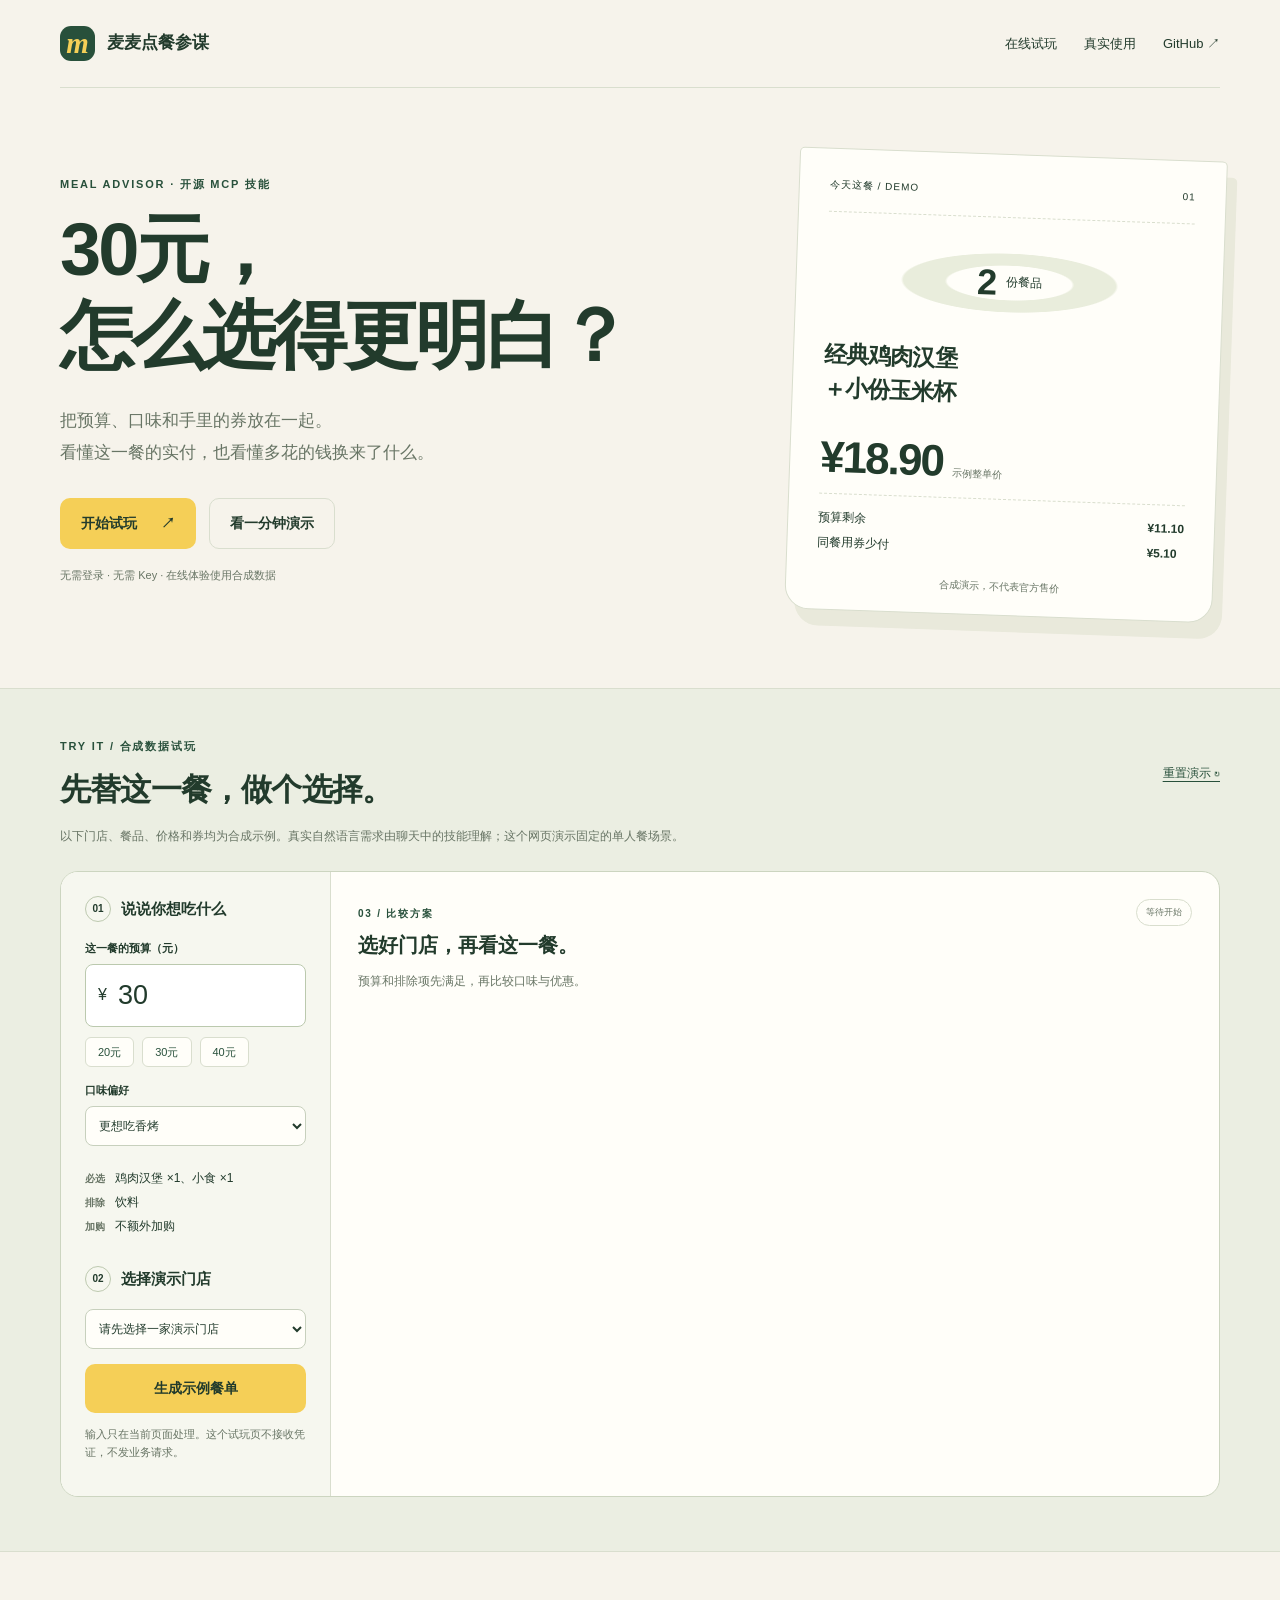
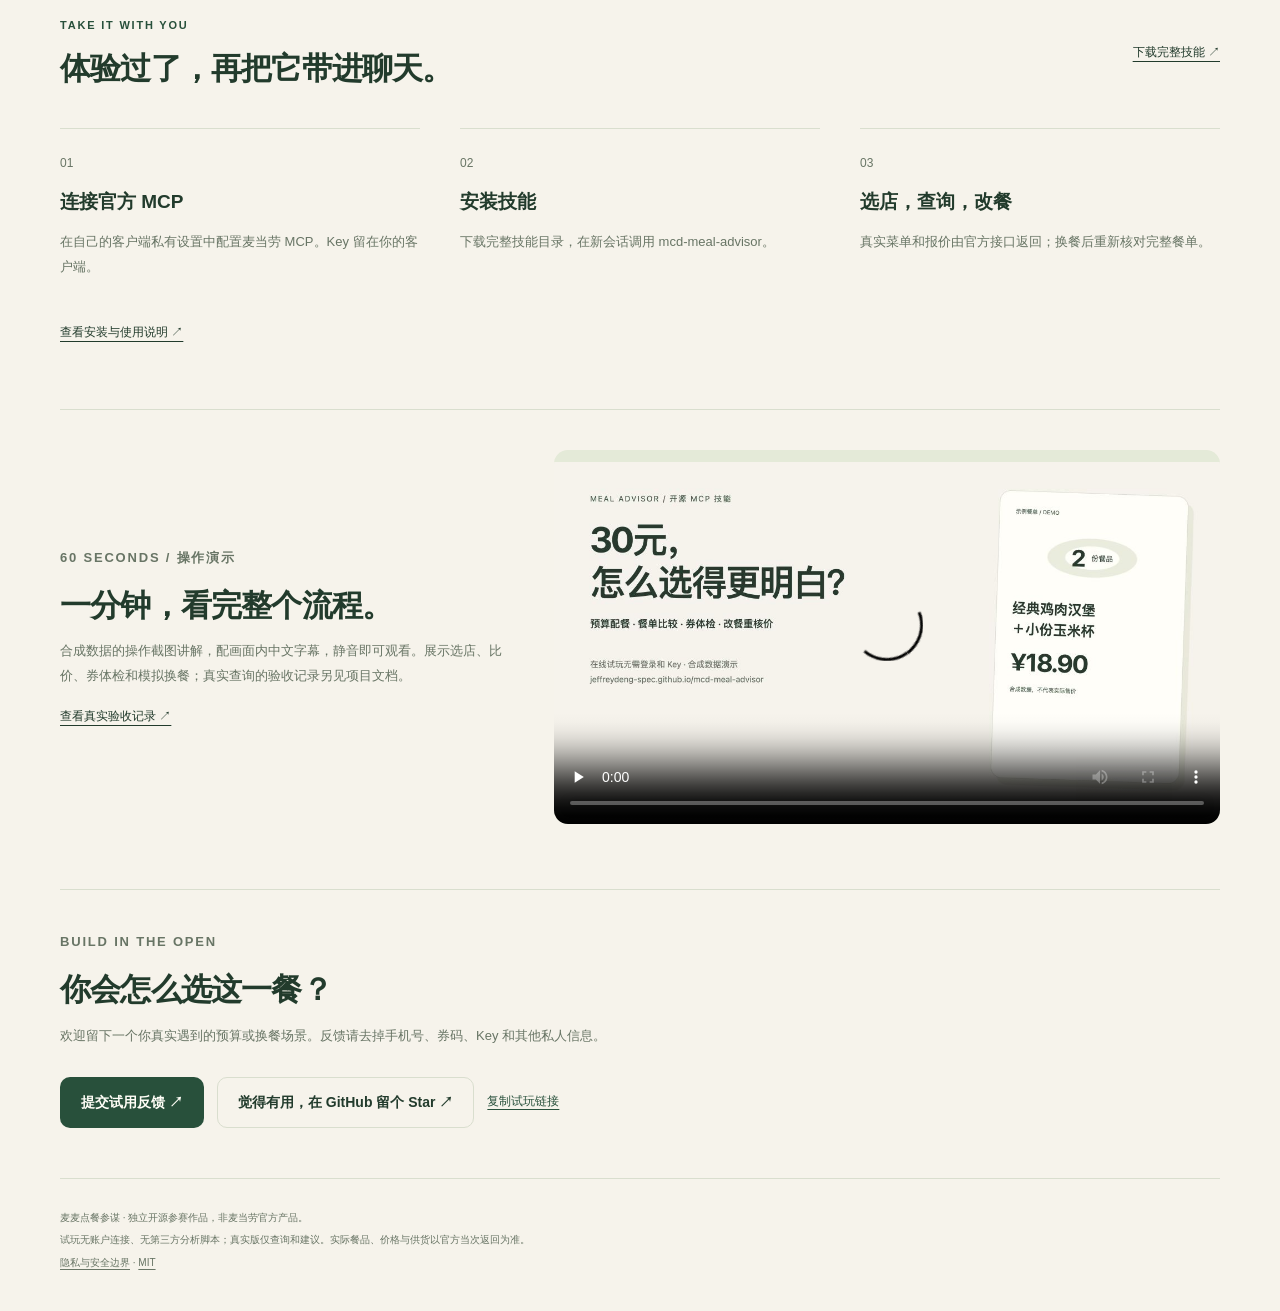
<file: index.html>
<!doctype html>
<html lang="zh-CN">
<head>
  <meta charset="utf-8">
  <meta name="viewport" content="width=device-width,initial-scale=1">
  <meta http-equiv="Content-Security-Policy" content="default-src 'none'; script-src 'self'; style-src 'self'; img-src 'self' data:; media-src 'self'; connect-src 'none'; base-uri 'none'; form-action 'none'; object-src 'none'">
  <meta name="referrer" content="no-referrer">
  <title>麦麦点餐参谋｜麦当劳 MCP 预算配餐、套餐比较与券体检</title>
  <meta name="description" content="麦麦点餐参谋：用预算、口味和排除项比较餐单，核对同餐用券收益，局部改餐后重新核价。在线合成数据试玩，无需登录或密钥；开源技能连接麦当劳官方 MCP。">
  <link rel="canonical" href="https://jeffreydeng-spec.github.io/mcd-meal-advisor/">
  <meta property="og:type" content="website">
  <meta property="og:locale" content="zh_CN">
  <meta property="og:title" content="30元，这餐怎么选？｜麦麦点餐参谋">
  <meta property="og:description" content="预算内选餐、套餐比价、券体检、改餐重核价。先试合成数据，再用开源技能查真实价格。">
  <meta property="og:url" content="https://jeffreydeng-spec.github.io/mcd-meal-advisor/">
  <meta property="og:image" content="https://jeffreydeng-spec.github.io/mcd-meal-advisor/social-card.png">
  <meta name="twitter:card" content="summary_large_image">
  <meta name="twitter:title" content="麦麦点餐参谋 · 30元怎么选得明白">
  <meta name="twitter:description" content="预算配餐、餐单比较、券收益对照。零登录合成数据试玩，开源 MCP 技能。">
  <meta name="twitter:image" content="https://jeffreydeng-spec.github.io/mcd-meal-advisor/social-card.png">
  <link rel="icon" href="icon.svg" type="image/svg+xml">
  <link rel="stylesheet" href="app.css">
  <script src="engine.js" defer></script>
  <script src="data.js" defer></script>
  <script src="app.js" defer></script>
</head>
<body>
  <a class="skip" href="#play">跳到试玩</a>
  <header class="topbar wrap">
    <a class="brand" href="./"><span class="brand-mark" aria-hidden="true">m</span>麦麦点餐参谋</a>
    <nav aria-label="主导航"><a href="#play">在线试玩</a><a href="#how">真实使用</a><a href="https://github.com/JeffreyDeng-spec/mcd-meal-advisor" rel="noreferrer">GitHub ↗</a></nav>
  </header>
  <main>
    <section class="hero wrap">
      <div class="hero-copy"><p class="eyebrow">MEAL ADVISOR · 开源 MCP 技能</p><h1>30元，<br>怎么选得更明白？</h1><p class="intro">把预算、口味和手里的券放在一起。<br>看懂这一餐的实付，也看懂多花的钱换来了什么。</p><div class="actions"><a class="button primary" href="#play">开始试玩 <span aria-hidden="true">↗</span></a><a class="button quiet" href="#film">看一分钟演示</a></div><p class="hero-note">无需登录 · 无需 Key · 在线体验使用合成数据</p></div>
      <div class="hero-receipt" aria-label="合成数据示例"><div class="receipt-top"><span>今天这餐 / DEMO</span><span>01</span></div><div class="receipt-plate" aria-hidden="true"><span>2</span> 份餐品</div><h2>经典鸡肉汉堡<br>＋小份玉米杯</h2><div class="receipt-price"><strong>¥18.90</strong><span>示例整单价</span></div><div class="receipt-lines"><span>预算剩余</span><strong>¥11.10</strong><span>同餐用券少付</span><strong>¥5.10</strong></div><p>合成演示，不代表官方售价</p></div>
    </section>
    <section id="play" class="play-section"><div class="wrap">
      <div class="section-heading"><div><p class="eyebrow">TRY IT / 合成数据试玩</p><h2>先替这一餐，做个选择。</h2></div><button id="reset" class="text-button" type="button">重置演示 ↻</button></div>
      <p class="demo-note">以下门店、餐品、价格和券均为合成示例。真实自然语言需求由聊天中的技能理解；这个网页演示固定的单人餐场景。</p>
      <div class="demo-shell">
        <aside class="controls">
          <div class="control-step"><span class="step-number">01</span><h3>说说你想吃什么</h3></div>
          <label for="budget">这一餐的预算（元）</label><div class="budget-input"><span>¥</span><input id="budget" inputmode="decimal" type="text" value="30" maxlength="7"></div>
          <div class="chips" aria-label="快捷预算"><button type="button" data-budget="20">20元</button><button type="button" data-budget="30">30元</button><button type="button" data-budget="40">40元</button></div>
          <label for="taste">口味偏好</label><select id="taste"><option value="roast">更想吃香烤</option><option value="any">这次不挑口味</option></select>
          <div class="fixed-needs"><span>必选</span> 鸡肉汉堡 ×1、小食 ×1<br><span>排除</span> 饮料<br><span>加购</span> 不额外加购</div>
          <div class="control-step"><span class="step-number">02</span><h3>选择演示门店</h3></div>
          <label for="store" class="sr-only">演示门店</label><select id="store"><option value="">请先选择一家演示门店</option><option value="square">示例人民广场店 · 虚构</option><option value="walk">示例步行街店 · 虚构</option></select>
          <button type="button" id="generate" class="button primary full">生成示例餐单</button>
          <p id="error" class="error" role="alert"></p>
          <p class="local-note">输入只在当前页面处理。这个试玩页不接收凭证，不发业务请求。</p>
        </aside>
        <div class="results">
          <div class="result-top"><div><span class="eyebrow">03 / 比较方案</span><h3 id="result-title">选好门店，再看这一餐。</h3></div><span id="clock" class="status-pill">等待开始</span></div>
          <p id="result-status" role="status">预算和排除项先满足，再比较口味与优惠。</p>
          <div id="cards" class="cards"></div>
          <div id="compare-panel" class="compare-panel" hidden><h3>多花的钱，换来了什么？</h3><div class="compare-selects"><label for="compare-a">从这一份<select id="compare-a"></select></label><label for="compare-b">换成这一份<select id="compare-b"></select></label></div><div id="diff"></div></div>
          <div id="revision-panel" class="revision-panel" hidden><span class="eyebrow">04 / 局部改餐</span><h3>保留汉堡，把小食换一下。</h3><label for="revise-plan">要修改的已报价方案</label><select id="revise-plan"></select><label for="side">换成</label><select id="side"><option value="fries">小份薯条</option><option value="corn">小份玉米杯</option></select><button id="revise" class="button secondary" type="button">模拟换餐重算</button><p id="revision-status" role="status"></p></div>
          <div id="coupon-panel" class="coupon-panel" hidden><h3>顺手看看，你的券</h3><div class="coupon-states"><span>示例账户持有</span><span>所选演示店可用</span><span>部分餐单适用</span></div><p id="coupon-saving"></p><p class="fine">收益仅比较完全相同购买结构的带券与不带券报价；不同套餐的整单差价单独比较。</p></div>
          <div id="demo-tools" class="demo-tools" hidden><button id="expire" class="text-button" type="button">体验报价过期</button><button id="copy-request" class="button primary" type="button">复制需求，去聊天查真实价格</button></div>
          <p id="copy-status" role="status" aria-live="polite"></p><div id="manual-copy"></div>
        </div>
      </div>
    </div></section>
    <section id="how" class="wrap how-section"><div class="section-heading"><div><p class="eyebrow">TAKE IT WITH YOU</p><h2>体验过了，再把它带进聊天。</h2></div><a class="text-link" href="https://github.com/JeffreyDeng-spec/mcd-meal-advisor/releases/latest" rel="noreferrer">下载完整技能 ↗</a></div><ol class="how-steps"><li><span>01</span><h3>连接官方 MCP</h3><p>在自己的客户端私有设置中配置麦当劳 MCP。Key 留在你的客户端。</p></li><li><span>02</span><h3>安装技能</h3><p>下载完整技能目录，在新会话调用 mcd-meal-advisor。</p></li><li><span>03</span><h3>选店，查询，改餐</h3><p>真实菜单和报价由官方接口返回；换餐后重新核对完整餐单。</p></li></ol><a class="text-link" href="https://github.com/JeffreyDeng-spec/mcd-meal-advisor#安装技能" rel="noreferrer">查看安装与使用说明 ↗</a></section>
    <section id="film" class="wrap film-section"><div><p class="eyebrow">60 SECONDS / 操作演示</p><h2>一分钟，看完整个流程。</h2><p>合成数据的操作截图讲解，配画面内中文字幕，静音即可观看。展示选店、比价、券体检和模拟换餐；真实查询的验收记录另见项目文档。</p><a class="text-link" href="https://github.com/JeffreyDeng-spec/mcd-meal-advisor/blob/main/docs/VALIDATION.md" rel="noreferrer">查看真实验收记录 ↗</a></div><video id="demo-video" controls preload="none" poster="social-card.png"><source src="meal-advisor-demo.mp4" type="video/mp4"><track kind="captions" src="demo-captions.vtt" srclang="zh" label="中文字幕">浏览器不支持视频，请到 GitHub 发布页下载演示。</video></section>
    <section class="wrap feedback-section"><div><p class="eyebrow">BUILD IN THE OPEN</p><h2>你会怎么选这一餐？</h2><p>欢迎留下一个你真实遇到的预算或换餐场景。反馈请去掉手机号、券码、Key 和其他私人信息。</p></div><div class="actions"><a class="button secondary" href="https://github.com/JeffreyDeng-spec/mcd-meal-advisor/issues/new?template=feedback.yml" rel="noreferrer">提交试用反馈 ↗</a><a class="button quiet" href="https://github.com/JeffreyDeng-spec/mcd-meal-advisor" rel="noreferrer">觉得有用，在 GitHub 留个 Star ↗</a><button id="share" type="button" class="text-button">复制试玩链接</button></div></section>
  </main>
  <footer class="wrap"><p>麦麦点餐参谋 · 独立开源参赛作品，非麦当劳官方产品。</p><p>试玩无账户连接、无第三方分析脚本；真实版仅查询和建议。实际餐品、价格与供货以官方当次返回为准。</p><a href="security.html">隐私与安全边界</a><span> · </span><a href="https://github.com/JeffreyDeng-spec/mcd-meal-advisor/blob/main/LICENSE" rel="noreferrer">MIT</a></footer>
</body>
</html>
</file>
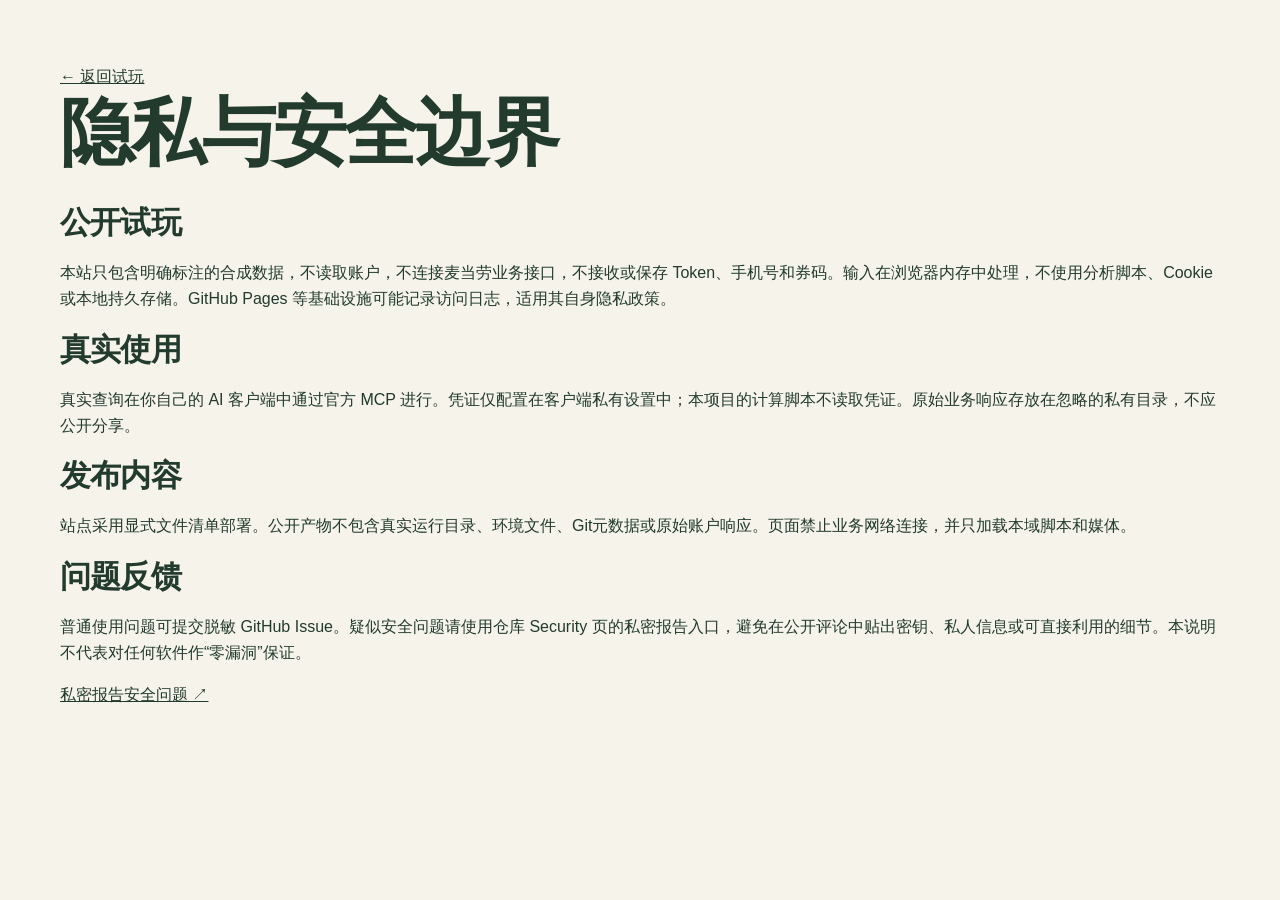
<file: security.html>
<!doctype html><html lang="zh-CN"><head><meta charset="utf-8"><meta name="viewport" content="width=device-width,initial-scale=1"><meta http-equiv="Content-Security-Policy" content="default-src 'none'; style-src 'self'; img-src 'self'; base-uri 'none'; form-action 'none'; object-src 'none'"><meta name="referrer" content="no-referrer"><meta name="robots" content="noindex,follow"><title>隐私与安全边界｜麦麦点餐参谋</title><link rel="stylesheet" href="app.css"></head><body><main class="wrap how-section"><a href="./">← 返回试玩</a><h1>隐私与安全边界</h1><h2>公开试玩</h2><p>本站只包含明确标注的合成数据，不读取账户，不连接麦当劳业务接口，不接收或保存 Token、手机号和券码。输入在浏览器内存中处理，不使用分析脚本、Cookie或本地持久存储。GitHub Pages 等基础设施可能记录访问日志，适用其自身隐私政策。</p><h2>真实使用</h2><p>真实查询在你自己的 AI 客户端中通过官方 MCP 进行。凭证仅配置在客户端私有设置中；本项目的计算脚本不读取凭证。原始业务响应存放在忽略的私有目录，不应公开分享。</p><h2>发布内容</h2><p>站点采用显式文件清单部署。公开产物不包含真实运行目录、环境文件、Git元数据或原始账户响应。页面禁止业务网络连接，并只加载本域脚本和媒体。</p><h2>问题反馈</h2><p>普通使用问题可提交脱敏 GitHub Issue。疑似安全问题请使用仓库 Security 页的私密报告入口，避免在公开评论中贴出密钥、私人信息或可直接利用的细节。本说明不代表对任何软件作“零漏洞”保证。</p><a href="https://github.com/JeffreyDeng-spec/mcd-meal-advisor/security/advisories/new" rel="noreferrer">私密报告安全问题 ↗</a></main></body></html>
</file>
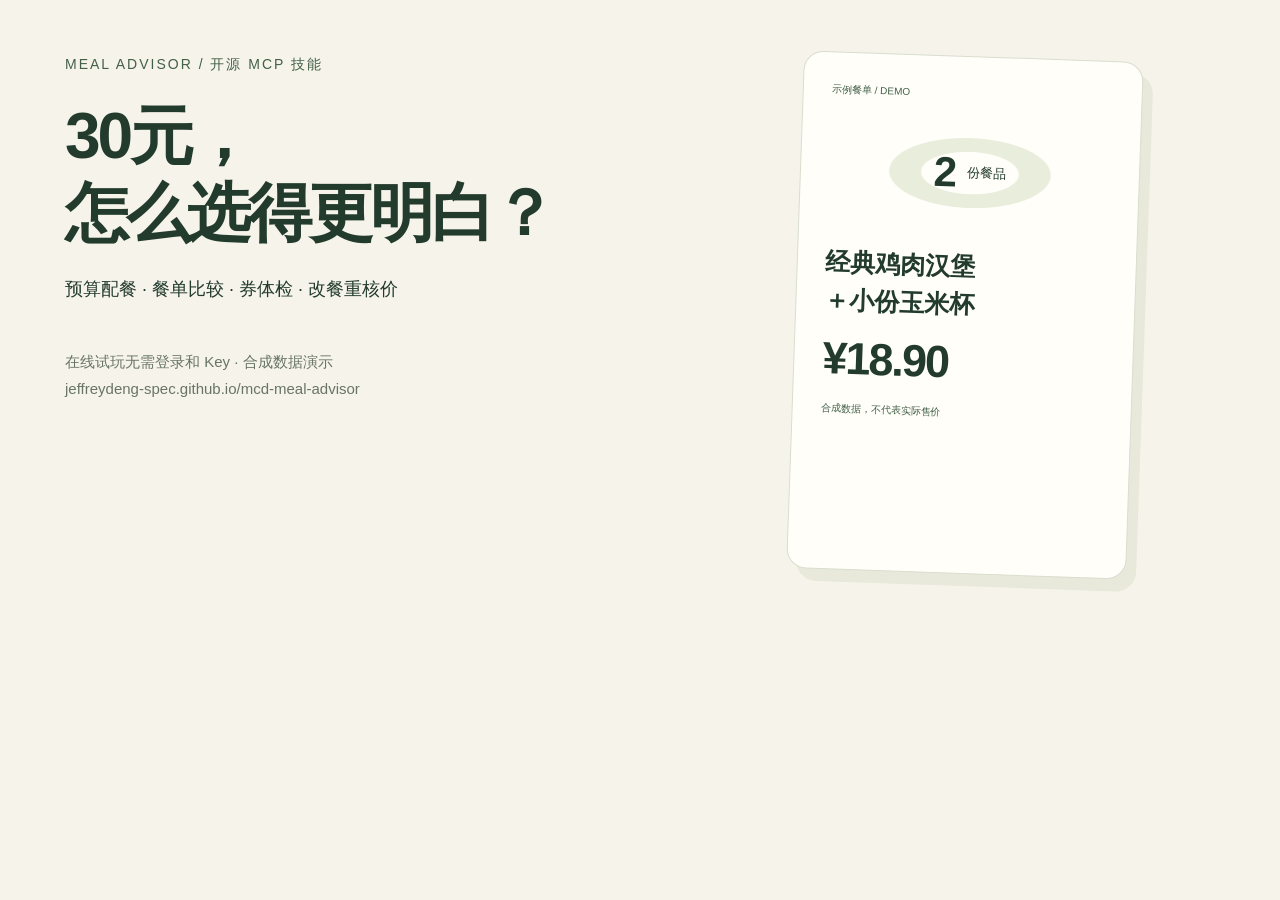
<file: share.html>
<!doctype html><html lang="zh-CN"><head><meta charset="utf-8"><meta name="viewport" content="width=device-width,initial-scale=1"><meta http-equiv="Content-Security-Policy" content="default-src 'none'; style-src 'self'; img-src 'self'; base-uri 'none'; form-action 'none'"><meta name="robots" content="noindex"><link rel="stylesheet" href="share.css"><title>麦麦点餐参谋 · 分享卡</title></head><body><main><div><p>MEAL ADVISOR / 开源 MCP 技能</p><h1>30元，<br>怎么选得更明白？</h1><h2>预算配餐 · 餐单比较 · 券体检 · 改餐重核价</h2><footer>在线试玩无需登录和 Key · 合成数据演示<br>jeffreydeng-spec.github.io/mcd-meal-advisor</footer></div><aside><p>示例餐单 / DEMO</p><div class="plate">2 <small>份餐品</small></div><h3>经典鸡肉汉堡<br>＋小份玉米杯</h3><strong>¥18.90</strong><p>合成数据，不代表实际售价</p></aside></main></body></html>
</file>
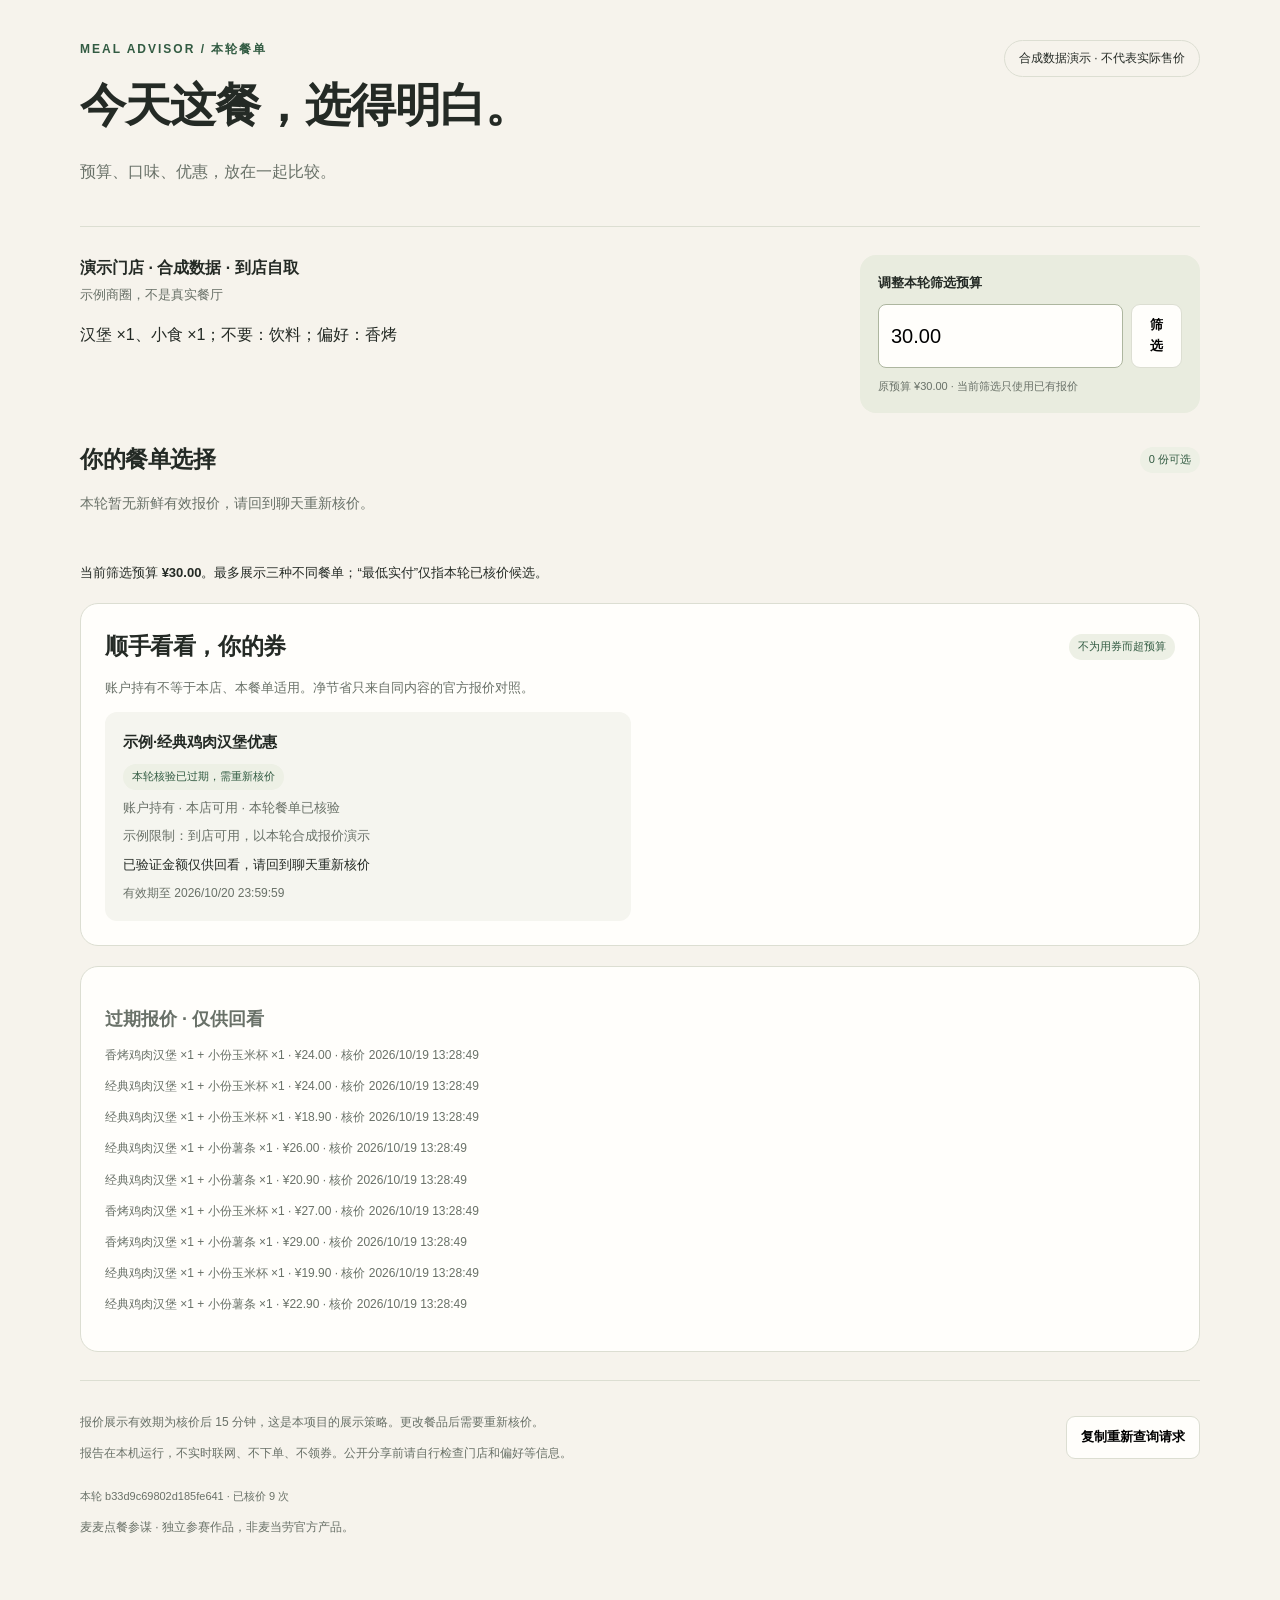
<file: docs/demo.html>
<!doctype html>
<html lang="zh-CN"><head><meta charset="utf-8"><meta name="viewport" content="width=device-width,initial-scale=1">
<meta http-equiv="Content-Security-Policy" content="default-src 'none'; script-src 'unsafe-inline'; style-src 'unsafe-inline'; img-src data:; connect-src 'none'; base-uri 'none'; form-action 'none'">
<title>麦麦点餐参谋 · 本轮餐单</title>
<style>
:root{--bg:#f6f3ec;--paper:#fffefb;--ink:#242a25;--muted:#697168;--line:#dcded2;--accent:#f3ce54;--green:#325b42}*{box-sizing:border-box}body{margin:0;background:var(--bg);color:var(--ink);font-family:-apple-system,BlinkMacSystemFont,"Segoe UI","PingFang SC","Microsoft YaHei",sans-serif;line-height:1.6}main{max-width:1180px;margin:auto;padding:40px 30px 64px}header{display:flex;justify-content:space-between;gap:24px;align-items:flex-start;padding-bottom:26px;border-bottom:1px solid var(--line)}.eyebrow{font-size:12px;letter-spacing:2px;font-weight:700;color:var(--green)}h1{font-size:clamp(30px,4vw,46px);letter-spacing:-1px;margin:10px 0}h2{font-size:23px;letter-spacing:-.4px;margin:0}h3{font-size:18px;margin:14px 0 10px}.muted,small{color:var(--muted)}small{display:block;font-size:12px}.source{font-size:12px;border:1px solid var(--line);border-radius:40px;padding:8px 14px;max-width:300px}.brief{display:grid;grid-template-columns:1fr 340px;gap:36px;padding:28px 0}#store{font-weight:650;margin:0}#address{font-size:13px;margin:4px 0 16px}#request{margin:0}form{background:#e9ecdf;padding:18px;border-radius:16px}label{display:block;font-size:13px;font-weight:650}.budget-row{display:flex;gap:8px;margin:10px 0}input{width:100%;min-width:0;font:inherit;font-size:20px;background:var(--paper);border:1px solid #adb69f;padding:8px 12px;border-radius:8px}button,select{font:inherit}button{cursor:pointer;border:1px solid var(--line);border-radius:9px;padding:10px 14px;background:var(--paper);font-size:13px;font-weight:650}button:hover{border-color:var(--green)}button:focus-visible,select:focus-visible,input:focus-visible{outline:3px solid #39694b;outline-offset:3px}.primary{background:var(--accent);border-color:var(--accent)}#budget-error{color:#9e362e;font-size:13px}#original-budget{font-size:11px}.section-head{display:flex;align-items:center;justify-content:space-between;gap:15px}.pill{font-size:11px;padding:4px 9px;border-radius:30px;background:#edf0e5;color:var(--green);display:inline-block}.cards{display:grid;grid-template-columns:repeat(auto-fit,minmax(280px,1fr));gap:18px;margin:20px 0 28px}.meal-card{background:var(--paper);border:1px solid var(--line);border-radius:18px;padding:22px;display:flex;flex-direction:column;min-width:0}.card-head{display:flex;align-items:center;justify-content:space-between;gap:8px}.number{font-size:12px;color:var(--muted)}.plate{height:96px;display:flex;align-items:center;justify-content:center;gap:10px;margin:12px 0 0;background:radial-gradient(ellipse at center,#fffefb 32%,#e9ecd9 33%,#e9ecd9 47%,transparent 48%);color:var(--green)}.plate-number{font-size:32px;font-weight:600}.plate-label{font-size:12px}.meal-card h3{font-size:19px;overflow-wrap:anywhere}.meal-card ul{font-size:13px;color:var(--muted);padding-left:18px;margin:0 0 20px}.price{display:flex;gap:8px;align-items:baseline;margin-top:auto}.price strong{font-size:35px;letter-spacing:-1px}.price span{font-size:11px;color:var(--muted)}.remaining{font-size:13px;color:var(--green);margin:0}.comparison{font-size:12px;font-weight:650}.meal-card p.muted{font-size:12px;margin:4px 0}.meal-card button{margin-top:18px;width:100%}.panel{background:var(--paper);border:1px solid var(--line);border-radius:18px;padding:24px;margin-top:20px}.selects{display:grid;grid-template-columns:1fr 1fr;gap:14px;margin-top:16px}select{width:100%;padding:10px;background:var(--paper);border:1px solid var(--line);border-radius:8px;font-size:12px}.coupon-grid{display:grid;grid-template-columns:repeat(2,minmax(0,1fr));gap:18px;margin-top:12px}.coupon{padding:18px;background:#f5f5ef;border-radius:12px;overflow-wrap:anywhere}.coupon h3{font-size:15px;margin:0 0 8px}.coupon p{font-size:13px;margin:8px 0}.notice{font-size:13px}#history{font-size:12px;color:var(--muted)}#run{font-size:11px;overflow-wrap:anywhere}footer{border-top:1px solid var(--line);margin-top:28px;padding-top:20px;font-size:12px;color:var(--muted)}.footer-row{display:flex;gap:20px;justify-content:space-between;align-items:center}#copy-status{font-size:13px;color:var(--green)}textarea{display:block;width:100%;min-height:130px;margin-top:18px;padding:15px;font:inherit;border:1px solid var(--green)}[hidden]{display:none!important}#diff p{font-size:13px}#status{font-size:14px;color:var(--muted)}
@media(max-width:850px){.brief{grid-template-columns:1fr 280px;gap:20px}.cards{grid-template-columns:repeat(2,minmax(0,1fr))}header{display:block}.source{margin-top:16px;display:inline-block}}@media(max-width:600px){main{padding:24px 16px 40px}.brief,.cards,.coupon-grid,.selects{grid-template-columns:1fr}.brief{gap:18px}.cards{gap:14px}.meal-card{padding:20px}.plate{height:72px}.panel{padding:20px}.footer-row{display:block}.footer-row button{margin-top:12px}h1{font-size:32px}}@media print{body{background:white}main{padding:0}.cards{grid-template-columns:repeat(3,1fr)}button,form,.selects{display:none}.meal-card,.coupon{break-inside:avoid}}
</style></head><body><main>
<header><div><div class="eyebrow">MEAL ADVISOR / 本轮餐单</div><h1>今天这餐，选得明白。</h1><p class="muted">预算、口味、优惠，放在一起比较。</p></div><div id="source" class="source"></div></header>
<section class="brief" aria-label="本次需求"><div><p id="store"></p><p id="address" class="muted"></p><p id="request"></p></div><form id="budget-form"><label for="budget">调整本轮筛选预算</label><div class="budget-row"><input id="budget" type="text" inputmode="decimal" aria-describedby="original-budget budget-error"><button type="submit">筛选</button></div><div id="original-budget" class="muted"></div><div id="budget-error" role="alert"></div></form></section>
<section aria-labelledby="options-title"><div class="section-head"><h2 id="options-title">你的餐单选择</h2><span id="count" class="pill"></span></div><p id="status" role="status"></p><div id="cards" class="cards"></div><p class="notice">当前筛选预算 <strong id="budget-value"></strong>。最多展示三种不同餐单；“最低实付”仅指本轮已核价候选。</p></section>
<section id="compare" class="panel" aria-labelledby="compare-title"><h2 id="compare-title">多花的钱，换来了什么？</h2><div class="selects"><label>从这一份<select id="compare-a"></select></label><label>换成这一份<select id="compare-b"></select></label></div><div id="diff"></div></section>
<section class="panel" aria-labelledby="audit-title"><div class="section-head"><h2 id="audit-title">顺手看看，你的券</h2><span class="pill">不为用券而超预算</span></div><p class="muted notice">账户持有不等于本店、本餐单适用。净节省只来自同内容的官方报价对照。</p><div id="audit-list" class="coupon-grid"></div></section>
<section id="history" class="panel" aria-label="历史报价"></section>
<footer><div class="footer-row"><div><p>报价展示有效期为核价后 15 分钟，这是本项目的展示策略。更改餐品后需要重新核价。</p><p>报告在本机运行，不实时联网、不下单、不领券。公开分享前请自行检查门店和偏好等信息。</p></div><button id="renew" type="button">复制重新查询请求</button></div><p id="copy-status" role="status" aria-live="polite"></p><p id="run"></p><p>麦麦点餐参谋 · 独立参赛作品，非麦当劳官方产品。</p></footer>
</main><script id="report-data" type="application/json">{"schema_version": 1, "run_id": "b33d9c69802d185fe641", "mode": "demo", "generated_at": "2026-10-19T13:28:49+08:00", "store": {"code": "100001", "name": "演示门店 · 合成数据", "address": "示例商圈，不是真实餐厅"}, "request": {"budget_cents": 3000, "required": [{"terms": ["汉堡"], "codes": [], "quantity": 1}, {"terms": ["小食"], "codes": [], "quantity": 1}], "excluded": ["饮料"], "preferred": ["香烤"], "pinned_codes": [], "allow_extras": false}, "plans": [{"id": "d44b5e1b11aeb49b", "name": "香烤鸡肉汉堡 ×1 + 小份玉米杯 ×1", "items": [{"name": "香烤鸡肉汉堡", "quantity": 1}, {"name": "小份玉米杯", "quantity": 1}], "contents_key": "4958dd0797d249029e373105c3c97a4908c2b1181d5e41f07a148525432fc5ff", "payable_cents": 2400, "quoted_at": "2026-10-19T13:28:49+08:00", "expires_at": "2026-10-19T13:43:49+08:00", "fresh": true, "preference_score": 1, "coupon_name": null, "coupon_expiry": null, "coupon_saving_cents": null, "coupon_comparison_expires_at": null, "request_text": "使用麦麦点餐参谋，基于本轮 b33d9c69802d185fe641 的方案 d44b5e1b11aeb49b 修改餐品。保留预算和原有要求，请先问我具体换什么，再对完整餐单重新核价。"}, {"id": "9b26fb390008dd9b", "name": "经典鸡肉汉堡 ×1 + 小份玉米杯 ×1", "items": [{"name": "经典鸡肉汉堡", "quantity": 1}, {"name": "小份玉米杯", "quantity": 1}], "contents_key": "3003c7fce0a75729ad1c7c5183a5c21b206e3d563e23cf37f907b3a312c2ef03", "payable_cents": 2400, "quoted_at": "2026-10-19T13:28:49+08:00", "expires_at": "2026-10-19T13:43:49+08:00", "fresh": true, "preference_score": 0, "coupon_name": null, "coupon_expiry": null, "coupon_saving_cents": null, "coupon_comparison_expires_at": null, "request_text": "使用麦麦点餐参谋，基于本轮 b33d9c69802d185fe641 的方案 9b26fb390008dd9b 修改餐品。保留预算和原有要求，请先问我具体换什么，再对完整餐单重新核价。"}, {"id": "88726a6ab4c851e2", "name": "经典鸡肉汉堡 ×1 + 小份玉米杯 ×1", "items": [{"name": "经典鸡肉汉堡", "quantity": 1}, {"name": "小份玉米杯", "quantity": 1}], "contents_key": "3003c7fce0a75729ad1c7c5183a5c21b206e3d563e23cf37f907b3a312c2ef03", "payable_cents": 1890, "quoted_at": "2026-10-19T13:28:49+08:00", "expires_at": "2026-10-19T13:43:49+08:00", "fresh": true, "preference_score": 0, "coupon_name": "示例·经典鸡肉汉堡优惠", "coupon_expiry": "2026-10-20T23:59:59+08:00", "coupon_saving_cents": 510, "coupon_comparison_expires_at": "2026-10-19T13:43:49+08:00", "request_text": "使用麦麦点餐参谋，基于本轮 b33d9c69802d185fe641 的方案 88726a6ab4c851e2 修改餐品。保留预算和原有要求，请先问我具体换什么，再对完整餐单重新核价。"}, {"id": "8dcc9e34f3984cdf", "name": "经典鸡肉汉堡 ×1 + 小份薯条 ×1", "items": [{"name": "经典鸡肉汉堡", "quantity": 1}, {"name": "小份薯条", "quantity": 1}], "contents_key": "f39e31001863d744a20ea56d2b882f57c3e6c23855f2335df0b727980b98d32b", "payable_cents": 2600, "quoted_at": "2026-10-19T13:28:49+08:00", "expires_at": "2026-10-19T13:43:49+08:00", "fresh": true, "preference_score": 0, "coupon_name": null, "coupon_expiry": null, "coupon_saving_cents": null, "coupon_comparison_expires_at": null, "request_text": "使用麦麦点餐参谋，基于本轮 b33d9c69802d185fe641 的方案 8dcc9e34f3984cdf 修改餐品。保留预算和原有要求，请先问我具体换什么，再对完整餐单重新核价。"}, {"id": "e7368bc4c6b8f594", "name": "经典鸡肉汉堡 ×1 + 小份薯条 ×1", "items": [{"name": "经典鸡肉汉堡", "quantity": 1}, {"name": "小份薯条", "quantity": 1}], "contents_key": "f39e31001863d744a20ea56d2b882f57c3e6c23855f2335df0b727980b98d32b", "payable_cents": 2090, "quoted_at": "2026-10-19T13:28:49+08:00", "expires_at": "2026-10-19T13:43:49+08:00", "fresh": true, "preference_score": 0, "coupon_name": "示例·经典鸡肉汉堡优惠", "coupon_expiry": "2026-10-20T23:59:59+08:00", "coupon_saving_cents": 510, "coupon_comparison_expires_at": "2026-10-19T13:43:49+08:00", "request_text": "使用麦麦点餐参谋，基于本轮 b33d9c69802d185fe641 的方案 e7368bc4c6b8f594 修改餐品。保留预算和原有要求，请先问我具体换什么，再对完整餐单重新核价。"}, {"id": "3b094dfa372d9a79", "name": "香烤鸡肉汉堡 ×1 + 小份玉米杯 ×1", "items": [{"name": "香烤鸡肉汉堡", "quantity": 1}, {"name": "小份玉米杯", "quantity": 1}], "contents_key": "4958dd0797d249029e373105c3c97a4908c2b1181d5e41f07a148525432fc5ff", "payable_cents": 2700, "quoted_at": "2026-10-19T13:28:49+08:00", "expires_at": "2026-10-19T13:43:49+08:00", "fresh": true, "preference_score": 1, "coupon_name": null, "coupon_expiry": null, "coupon_saving_cents": null, "coupon_comparison_expires_at": null, "request_text": "使用麦麦点餐参谋，基于本轮 b33d9c69802d185fe641 的方案 3b094dfa372d9a79 修改餐品。保留预算和原有要求，请先问我具体换什么，再对完整餐单重新核价。"}, {"id": "5e196fb86935c806", "name": "香烤鸡肉汉堡 ×1 + 小份薯条 ×1", "items": [{"name": "香烤鸡肉汉堡", "quantity": 1}, {"name": "小份薯条", "quantity": 1}], "contents_key": "f689fa145208160bbc759d23ed5e86a84a6d19eb075dd935f97dd1f954bf8cbf", "payable_cents": 2900, "quoted_at": "2026-10-19T13:28:49+08:00", "expires_at": "2026-10-19T13:43:49+08:00", "fresh": true, "preference_score": 1, "coupon_name": null, "coupon_expiry": null, "coupon_saving_cents": null, "coupon_comparison_expires_at": null, "request_text": "使用麦麦点餐参谋，基于本轮 b33d9c69802d185fe641 的方案 5e196fb86935c806 修改餐品。保留预算和原有要求，请先问我具体换什么，再对完整餐单重新核价。"}, {"id": "2cf7524695351ee6", "name": "经典鸡肉汉堡 ×1 + 小份玉米杯 ×1", "items": [{"name": "经典鸡肉汉堡", "quantity": 1}, {"name": "小份玉米杯", "quantity": 1}], "contents_key": "3003c7fce0a75729ad1c7c5183a5c21b206e3d563e23cf37f907b3a312c2ef03", "payable_cents": 1990, "quoted_at": "2026-10-19T13:28:49+08:00", "expires_at": "2026-10-19T13:43:49+08:00", "fresh": true, "preference_score": 0, "coupon_name": null, "coupon_expiry": null, "coupon_saving_cents": null, "coupon_comparison_expires_at": null, "request_text": "使用麦麦点餐参谋，基于本轮 b33d9c69802d185fe641 的方案 2cf7524695351ee6 修改餐品。保留预算和原有要求，请先问我具体换什么，再对完整餐单重新核价。"}, {"id": "51163e7ef13314f0", "name": "经典鸡肉汉堡 ×1 + 小份薯条 ×1", "items": [{"name": "经典鸡肉汉堡", "quantity": 1}, {"name": "小份薯条", "quantity": 1}], "contents_key": "f39e31001863d744a20ea56d2b882f57c3e6c23855f2335df0b727980b98d32b", "payable_cents": 2290, "quoted_at": "2026-10-19T13:28:49+08:00", "expires_at": "2026-10-19T13:43:49+08:00", "fresh": true, "preference_score": 0, "coupon_name": null, "coupon_expiry": null, "coupon_saving_cents": null, "coupon_comparison_expires_at": null, "request_text": "使用麦麦点餐参谋，基于本轮 b33d9c69802d185fe641 的方案 51163e7ef13314f0 修改餐品。保留预算和原有要求，请先问我具体换什么，再对完整餐单重新核价。"}], "coupon_audit": [{"name": "示例·经典鸡肉汉堡优惠", "state": "本次适用", "held": true, "store_available": true, "basket_verified": true, "expires_at": "2026-10-20T23:59:59+08:00", "restrictions": "示例限制：到店可用，以本轮合成报价演示", "saving_cents": 510, "verification_expires_at": "2026-10-19T13:43:49+08:00"}], "stock_complete": true, "stock_status": "loaded", "attempts": 9, "failures": 0, "pending": 0}</script><script>/* Pure report logic is shared by the standalone page and Node tests. No network. */
(function (root) {
  'use strict';
  const money = n => '¥' + (n / 100).toFixed(2);
  const fresh = (p, now) => Date.parse(p.quoted_at) <= now && now <= Date.parse(p.expires_at);
  const auditStale = (coupon,now=Date.now()) => !!coupon.verification_expires_at && now>Date.parse(coupon.verification_expires_at);
  function comparablePlans(plans, budget, now = Date.now()) {
    const groups = new Map();
    for (const p of plans.filter(p => p.payable_cents <= budget && fresh(p, now))) {
      const old = groups.get(p.contents_key);
      if (!old || p.payable_cents < old.payable_cents ||
          (p.payable_cents === old.payable_cents && ((p.coupon_expiry || '9999') < (old.coupon_expiry || '9999') ||
          ((p.coupon_expiry || '9999') === (old.coupon_expiry || '9999') && p.id.localeCompare(old.id)<0)))) groups.set(p.contents_key, p);
    }
    return [...groups.values()].sort((a,b)=>a.payable_cents-b.payable_cents || a.id.localeCompare(b.id));
  }
  function pickPlans(plans, budget, now = Date.now()) {
    const pool = comparablePlans(plans,budget,now), chosen = new Map();
    function add(list, label, compare) {
      const p = [...list].sort(compare)[0];
      if (!p) return;
      if (!chosen.has(p.id)) chosen.set(p.id, {plan:p, labels:[]});
      chosen.get(p.id).labels.push(label);
    }
    const cost = (a,b) => a.payable_cents-b.payable_cents || b.preference_score-a.preference_score ||
      (a.coupon_expiry || '9999').localeCompare(b.coupon_expiry || '9999') || a.id.localeCompare(b.id);
    add(pool,'最低实付',cost);
    add(pool.filter(p=>p.preference_score>0),'更合口味',(a,b) => b.preference_score-a.preference_score || cost(a,b));
    add(pool.filter(p => p.coupon_name),'用券参考',(a,b) => a.payable_cents-b.payable_cents ||
      (a.coupon_expiry || '9999').localeCompare(b.coupon_expiry || '9999') || a.id.localeCompare(b.id));
    return [...chosen.values()];
  }
  function difference(a,b) {
    const counts = p => { const m = new Map(); for(const x of p.items) m.set(x.name,(m.get(x.name)||0)+x.quantity); return m; };
    const x=counts(a), y=counts(b), added=[], removed=[], unchanged=[];
    for(const name of new Set([...x.keys(),...y.keys()])) {
      const n=x.get(name)||0, m=y.get(name)||0;
      if(m>n) added.push({name,quantity:m-n});
      if(n>m) removed.push({name,quantity:n-m});
      if(Math.min(n,m)>0) unchanged.push({name,quantity:Math.min(n,m)});
    }
    return {added,removed,unchanged,delta_cents:b.payable_cents-a.payable_cents};
  }
  function view(data,budget,now=Date.now()) {
    const current=data.plans.filter(p=>fresh(p,now));
    return {chosen:pickPlans(data.plans,budget,now),
      comparable:comparablePlans(data.plans,budget,now),
      shortfall:current.length?Math.max(0,Math.min(...current.map(p=>p.payable_cents))-budget):null,
      expired:data.plans.filter(p=>!fresh(p,now)).length};
  }
  async function copyText(text, doc = typeof document==='undefined'?null:document, nav = typeof navigator==='undefined'?null:navigator) {
    if(nav && nav.clipboard && root.isSecureContext) {
      try { await nav.clipboard.writeText(text); return 'copied'; } catch (_) { /* file:// fallback */ }
    }
    if(!doc) return 'manual';
    const area=doc.createElement('textarea'); area.value=text; area.setAttribute('aria-label','可手动复制的修改请求');
    doc.body.appendChild(area); area.select();
    let copied=false; try { copied=doc.execCommand('copy'); } catch (_) {}
    if(copied) area.remove(); else { area.focus(); area.scrollIntoView({block:'center'}); }
    return copied?'copied':'manual';
  }
  const api={money,fresh,auditStale,comparablePlans,pickPlans,difference,view,copyText};
  if(typeof module!=='undefined' && module.exports) module.exports=api;
  root.MealReport=api;
  if(typeof document==='undefined') return;

  const data=JSON.parse(document.getElementById('report-data').textContent);
  const byId=id=>document.getElementById(id);
  const node=(tag,text,cls)=>{const n=document.createElement(tag); if(text!==undefined)n.textContent=text;if(cls)n.className=cls;return n;};
  const time=t=>new Date(t).toLocaleString('zh-CN',{timeZone:'Asia/Shanghai',hour12:false});
  const initialBudget=data.request.budget_cents;
  let budget=initialBudget;
  const req=data.request.required.map(g=>(g.terms.length?g.terms.join(' / '):'已指定餐品')+' ×'+g.quantity).join('、');
  byId('source').textContent=data.mode==='demo'?'合成数据演示 · 不代表实际售价':'官方 MCP 核价 · 历史结果按时间标注';
  byId('store').textContent=data.store.name+' · 到店自取';
  byId('address').textContent=data.store.address;
  byId('request').textContent=req+(data.request.excluded.length?'；不要：'+data.request.excluded.join('、'):'')+
    (data.request.preferred.length?'；偏好：'+data.request.preferred.join('、'):'');
  byId('budget').value=(initialBudget/100).toFixed(2);
  byId('original-budget').textContent='原预算 '+money(initialBudget)+' · 当前筛选只使用已有报价';
  byId('run').textContent='本轮 '+data.run_id+' · 已核价 '+data.attempts+' 次'+
    (data.failures?' · '+data.failures+' 份失败未报价':'')+(data.pending?' · '+data.pending+' 份尚未核价':'');
  function renderAudit(now) {
  const audit=byId('audit-list');audit.replaceChildren();
  if(!data.coupon_audit.length) audit.append(node('p',data.stock_status==='unavailable'?'券包未成功读取，本轮不判断账户持券情况。':'当前券包为空。仍可比较不带券的真实报价。','muted'));
  for(const c of data.coupon_audit) {
    const stale=auditStale(c,now);
    const row=node('article',undefined,'coupon'); row.append(node('h3',c.name),node('span',stale?'本轮核验已过期，需重新核价':c.state,'pill'));
    row.append(node('p',(c.held?'账户持有':'账户持有未确认')+' · '+(c.store_available?'本店可用':'本店适用性未确认')+' · '+(c.basket_verified?'本轮餐单已核验':'本轮餐单尚未核验'),'muted'));
    row.append(node('p',c.restrictions||'使用限制尚未完整确认','muted'));
    row.append(node('p',stale?'已验证金额仅供回看，请回到聊天重新核价':c.saving_cents===null?'本轮净节省：未知':c.saving_cents>=0?
      '同内容对照，少付 '+money(c.saving_cents):'同内容对照，反而多付 '+money(-c.saving_cents)));
    if(c.expires_at) row.append(node('small','有效期至 '+time(c.expires_at)));
    audit.append(row);
  }
  if(!data.stock_complete) audit.append(node('p','当前券包未完整获取；以上仅涵盖已读取部分。','notice'));
  }

  function render() {
    const now=Date.now(), result=view(data,budget,now), cards=byId('cards'); cards.replaceChildren();
    renderAudit(now);
    byId('budget-value').textContent=money(budget);
    byId('count').textContent=result.chosen.length+' 份可选';
    byId('status').textContent=result.chosen.length?'先看总价，再看你更想吃什么。':
      result.shortfall===null?'本轮暂无新鲜有效报价，请回到聊天重新核价。':
      '当前预算内没有已核价方案，最近一份还差 '+money(result.shortfall)+'。';
    const floor=result.chosen.length?Math.min(...result.chosen.map(x=>x.plan.payable_cents)):null;
    for(const [i,entry] of result.chosen.entries()) {
      const p=entry.plan, card=node('article',undefined,'meal-card');
      const head=node('div',undefined,'card-head'); head.append(node('span','0'+(i+1),'number'),node('span',entry.labels.join(' · '),'pill'));card.append(head);
      const plate=node('div',undefined,'plate');plate.setAttribute('aria-hidden','true');plate.append(node('span',String(p.items.reduce((n,x)=>n+x.quantity,0)),'plate-number'),node('span','份餐品','plate-label'));card.append(plate);
      card.append(node('h3',p.name));
      const list=node('ul');for(const item of p.items)list.append(node('li',item.name+' ×'+item.quantity));card.append(list);
      const price=node('div',undefined,'price');price.append(node('strong',money(p.payable_cents)),node('span','整单应付'));card.append(price);
      card.append(node('p','预算剩余 '+money(budget-p.payable_cents),'remaining'));
      card.append(node('p',p.payable_cents===floor?'本轮推荐中实付最低':'比最低实付多 '+money(p.payable_cents-floor),'comparison'));
      card.append(node('p',p.coupon_name?'使用：'+p.coupon_name:'不使用优惠券','muted'));
      if(p.coupon_name)card.append(node('p',p.coupon_comparison_expires_at && now>Date.parse(p.coupon_comparison_expires_at)?'同内容对照已过期，需重新核价':p.coupon_saving_cents===null?'同内容不带券对照尚未验证':
        p.coupon_saving_cents>=0?'同内容用券少付 '+money(p.coupon_saving_cents):'同内容用券多付 '+money(-p.coupon_saving_cents),'muted'));
      card.append(node('small','核价 '+time(p.quoted_at)));
      const button=node('button','复制修改请求','primary');button.type='button';
      button.addEventListener('click',async()=>{const result=await copyText(p.request_text);byId('copy-status').textContent=result==='copied'?'已复制。回到聊天粘贴后说明想换什么。':'自动复制不可用，页面底部已展开文本，请手动复制。';});card.append(button);
      cards.append(card);
    }
    const selects=[byId('compare-a'),byId('compare-b')], available=result.comparable;
    selects.forEach((select,i)=>{const previous=select.value;select.replaceChildren();for(const p of available){const option=node('option',p.name+' · '+money(p.payable_cents));option.value=p.id;select.append(option);}select.value=available.some(p=>p.id===previous)?previous:(available[i]||available[0]||{}).id||'';});
    byId('compare').hidden=available.length<2;
    renderDiff();
    const history=byId('history');history.replaceChildren();history.hidden=!result.expired;
    if(result.expired) {
      history.append(node('h3','过期报价 · 仅供回看'));
      for(const p of data.plans.filter(p=>!fresh(p,now))) history.append(node('p',p.name+' · '+money(p.payable_cents)+' · 核价 '+time(p.quoted_at)));
    }
    const renewal='使用麦麦点餐参谋，参考本轮 '+data.run_id+'，预算 '+(budget/100).toFixed(2)+' 元，保留原有必选和排除项，请重新查询菜单并核价。';
    byId('renew').onclick=async()=>{const r=await copyText(renewal);byId('copy-status').textContent=r==='copied'?'已复制重新查询请求。':'请手动复制页面底部文本。';};
  }
  function renderDiff() {
    const a=data.plans.find(p=>p.id===byId('compare-a').value),b=data.plans.find(p=>p.id===byId('compare-b').value),out=byId('diff');out.replaceChildren();if(!a||!b)return;
    const d=difference(a,b),format=xs=>xs.length?xs.map(x=>x.name+' ×'+x.quantity).join('、'):'无';
    out.append(node('p','增加：'+format(d.added)),node('p','减少：'+format(d.removed)),node('p','保持：'+format(d.unchanged)));
    out.append(node('strong','整单差价 '+(d.delta_cents>=0?'+':'−')+money(Math.abs(d.delta_cents))),node('p','整单差价不代表新增餐品的单独售价。','muted'));
    const button=node('button','复制右侧方案的修改请求');button.type='button';
    button.addEventListener('click',async()=>{const r=await copyText(b.request_text);byId('copy-status').textContent=r==='copied'?'已复制。回到聊天粘贴后说明想换什么。':'请手动复制页面底部文本。';});out.append(button);
  }
  byId('budget-form').addEventListener('submit',event=>{event.preventDefault();const s=byId('budget').value.trim();if(!/^\d+(\.\d{1,2})?$/.test(s)||Number(s)>1000){byId('budget-error').textContent='请输入 0–1000 元，最多两位小数。';return;}budget=Math.round(Number(s)*100);byId('budget-error').textContent='';render();});
  byId('compare-a').addEventListener('change',renderDiff);byId('compare-b').addEventListener('change',renderDiff);
  render();setInterval(render,30000);
})(typeof globalThis==='undefined'?this:globalThis);
</script></body></html>
</file>
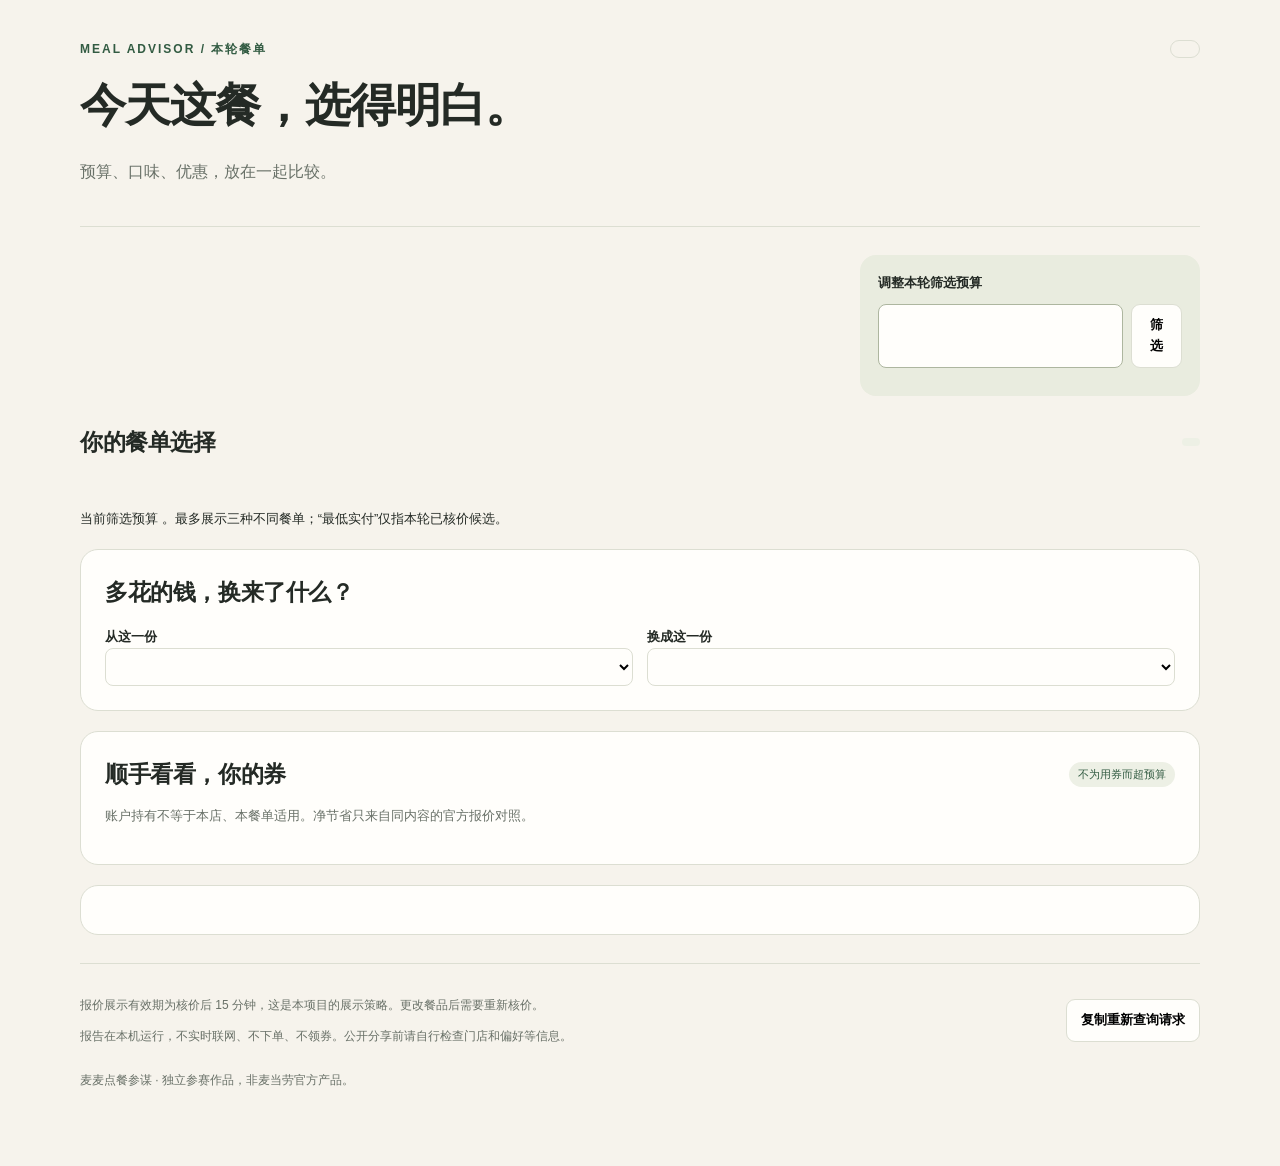
<file: skills/mcd-meal-advisor/assets/report.html>
<!doctype html>
<html lang="zh-CN"><head><meta charset="utf-8"><meta name="viewport" content="width=device-width,initial-scale=1">
<meta http-equiv="Content-Security-Policy" content="default-src 'none'; script-src 'unsafe-inline'; style-src 'unsafe-inline'; img-src data:; connect-src 'none'; base-uri 'none'; form-action 'none'">
<title>麦麦点餐参谋 · 本轮餐单</title>
<style>
:root{--bg:#f6f3ec;--paper:#fffefb;--ink:#242a25;--muted:#697168;--line:#dcded2;--accent:#f3ce54;--green:#325b42}*{box-sizing:border-box}body{margin:0;background:var(--bg);color:var(--ink);font-family:-apple-system,BlinkMacSystemFont,"Segoe UI","PingFang SC","Microsoft YaHei",sans-serif;line-height:1.6}main{max-width:1180px;margin:auto;padding:40px 30px 64px}header{display:flex;justify-content:space-between;gap:24px;align-items:flex-start;padding-bottom:26px;border-bottom:1px solid var(--line)}.eyebrow{font-size:12px;letter-spacing:2px;font-weight:700;color:var(--green)}h1{font-size:clamp(30px,4vw,46px);letter-spacing:-1px;margin:10px 0}h2{font-size:23px;letter-spacing:-.4px;margin:0}h3{font-size:18px;margin:14px 0 10px}.muted,small{color:var(--muted)}small{display:block;font-size:12px}.source{font-size:12px;border:1px solid var(--line);border-radius:40px;padding:8px 14px;max-width:300px}.brief{display:grid;grid-template-columns:1fr 340px;gap:36px;padding:28px 0}#store{font-weight:650;margin:0}#address{font-size:13px;margin:4px 0 16px}#request{margin:0}form{background:#e9ecdf;padding:18px;border-radius:16px}label{display:block;font-size:13px;font-weight:650}.budget-row{display:flex;gap:8px;margin:10px 0}input{width:100%;min-width:0;font:inherit;font-size:20px;background:var(--paper);border:1px solid #adb69f;padding:8px 12px;border-radius:8px}button,select{font:inherit}button{cursor:pointer;border:1px solid var(--line);border-radius:9px;padding:10px 14px;background:var(--paper);font-size:13px;font-weight:650}button:hover{border-color:var(--green)}button:focus-visible,select:focus-visible,input:focus-visible{outline:3px solid #39694b;outline-offset:3px}.primary{background:var(--accent);border-color:var(--accent)}#budget-error{color:#9e362e;font-size:13px}#original-budget{font-size:11px}.section-head{display:flex;align-items:center;justify-content:space-between;gap:15px}.pill{font-size:11px;padding:4px 9px;border-radius:30px;background:#edf0e5;color:var(--green);display:inline-block}.cards{display:grid;grid-template-columns:repeat(auto-fit,minmax(280px,1fr));gap:18px;margin:20px 0 28px}.meal-card{background:var(--paper);border:1px solid var(--line);border-radius:18px;padding:22px;display:flex;flex-direction:column;min-width:0}.card-head{display:flex;align-items:center;justify-content:space-between;gap:8px}.number{font-size:12px;color:var(--muted)}.plate{height:96px;display:flex;align-items:center;justify-content:center;gap:10px;margin:12px 0 0;background:radial-gradient(ellipse at center,#fffefb 32%,#e9ecd9 33%,#e9ecd9 47%,transparent 48%);color:var(--green)}.plate-number{font-size:32px;font-weight:600}.plate-label{font-size:12px}.meal-card h3{font-size:19px;overflow-wrap:anywhere}.meal-card ul{font-size:13px;color:var(--muted);padding-left:18px;margin:0 0 20px}.price{display:flex;gap:8px;align-items:baseline;margin-top:auto}.price strong{font-size:35px;letter-spacing:-1px}.price span{font-size:11px;color:var(--muted)}.remaining{font-size:13px;color:var(--green);margin:0}.comparison{font-size:12px;font-weight:650}.meal-card p.muted{font-size:12px;margin:4px 0}.meal-card button{margin-top:18px;width:100%}.panel{background:var(--paper);border:1px solid var(--line);border-radius:18px;padding:24px;margin-top:20px}.selects{display:grid;grid-template-columns:1fr 1fr;gap:14px;margin-top:16px}select{width:100%;padding:10px;background:var(--paper);border:1px solid var(--line);border-radius:8px;font-size:12px}.coupon-grid{display:grid;grid-template-columns:repeat(2,minmax(0,1fr));gap:18px;margin-top:12px}.coupon{padding:18px;background:#f5f5ef;border-radius:12px;overflow-wrap:anywhere}.coupon h3{font-size:15px;margin:0 0 8px}.coupon p{font-size:13px;margin:8px 0}.notice{font-size:13px}#history{font-size:12px;color:var(--muted)}#run{font-size:11px;overflow-wrap:anywhere}footer{border-top:1px solid var(--line);margin-top:28px;padding-top:20px;font-size:12px;color:var(--muted)}.footer-row{display:flex;gap:20px;justify-content:space-between;align-items:center}#copy-status{font-size:13px;color:var(--green)}textarea{display:block;width:100%;min-height:130px;margin-top:18px;padding:15px;font:inherit;border:1px solid var(--green)}[hidden]{display:none!important}#diff p{font-size:13px}#status{font-size:14px;color:var(--muted)}
@media(max-width:850px){.brief{grid-template-columns:1fr 280px;gap:20px}.cards{grid-template-columns:repeat(2,minmax(0,1fr))}header{display:block}.source{margin-top:16px;display:inline-block}}@media(max-width:600px){main{padding:24px 16px 40px}.brief,.cards,.coupon-grid,.selects{grid-template-columns:1fr}.brief{gap:18px}.cards{gap:14px}.meal-card{padding:20px}.plate{height:72px}.panel{padding:20px}.footer-row{display:block}.footer-row button{margin-top:12px}h1{font-size:32px}}@media print{body{background:white}main{padding:0}.cards{grid-template-columns:repeat(3,1fr)}button,form,.selects{display:none}.meal-card,.coupon{break-inside:avoid}}
</style></head><body><main>
<header><div><div class="eyebrow">MEAL ADVISOR / 本轮餐单</div><h1>今天这餐，选得明白。</h1><p class="muted">预算、口味、优惠，放在一起比较。</p></div><div id="source" class="source"></div></header>
<section class="brief" aria-label="本次需求"><div><p id="store"></p><p id="address" class="muted"></p><p id="request"></p></div><form id="budget-form"><label for="budget">调整本轮筛选预算</label><div class="budget-row"><input id="budget" type="text" inputmode="decimal" aria-describedby="original-budget budget-error"><button type="submit">筛选</button></div><div id="original-budget" class="muted"></div><div id="budget-error" role="alert"></div></form></section>
<section aria-labelledby="options-title"><div class="section-head"><h2 id="options-title">你的餐单选择</h2><span id="count" class="pill"></span></div><p id="status" role="status"></p><div id="cards" class="cards"></div><p class="notice">当前筛选预算 <strong id="budget-value"></strong>。最多展示三种不同餐单；“最低实付”仅指本轮已核价候选。</p></section>
<section id="compare" class="panel" aria-labelledby="compare-title"><h2 id="compare-title">多花的钱，换来了什么？</h2><div class="selects"><label>从这一份<select id="compare-a"></select></label><label>换成这一份<select id="compare-b"></select></label></div><div id="diff"></div></section>
<section class="panel" aria-labelledby="audit-title"><div class="section-head"><h2 id="audit-title">顺手看看，你的券</h2><span class="pill">不为用券而超预算</span></div><p class="muted notice">账户持有不等于本店、本餐单适用。净节省只来自同内容的官方报价对照。</p><div id="audit-list" class="coupon-grid"></div></section>
<section id="history" class="panel" aria-label="历史报价"></section>
<footer><div class="footer-row"><div><p>报价展示有效期为核价后 15 分钟，这是本项目的展示策略。更改餐品后需要重新核价。</p><p>报告在本机运行，不实时联网、不下单、不领券。公开分享前请自行检查门店和偏好等信息。</p></div><button id="renew" type="button">复制重新查询请求</button></div><p id="copy-status" role="status" aria-live="polite"></p><p id="run"></p><p>麦麦点餐参谋 · 独立参赛作品，非麦当劳官方产品。</p></footer>
</main><script id="report-data" type="application/json">__REPORT_DATA__</script><script>__REPORT_JS__</script></body></html>
</file>
<file: app.css>
:root{--bg:#f6f3eb;--paper:#fffef9;--ink:#223b2c;--muted:#687565;--line:#d9dece;--yellow:#f5cf57;--green:#28503b;--pale:#e9eddf}*{box-sizing:border-box}html{scroll-behavior:smooth;scroll-padding-top:24px}body{margin:0;color:var(--ink);background:var(--bg);font-family:-apple-system,BlinkMacSystemFont,"PingFang SC","Microsoft YaHei",sans-serif;line-height:1.65}a{color:inherit}button,input,select{font:inherit}button,a,input,select{-webkit-tap-highlight-color:transparent}button{cursor:pointer}a:focus-visible,button:focus-visible,input:focus-visible,select:focus-visible{outline:3px solid #b88800;outline-offset:4px}.wrap{width:min(1160px,calc(100% - 64px));margin:auto}.topbar{display:flex;align-items:center;justify-content:space-between;padding:26px 0;border-bottom:1px solid var(--line)}.brand{display:flex;align-items:center;gap:12px;text-decoration:none;font-size:17px;font-weight:750}.brand-mark{background:var(--green);color:var(--yellow);height:35px;width:35px;display:grid;place-content:center;border-radius:11px;font-family:Georgia,serif;font-style:italic;font-size:29px;font-weight:600}.topbar nav{display:flex;gap:27px;font-size:13px}.topbar nav a{text-decoration:none}.hero{padding:66px 0 72px;display:grid;grid-template-columns:1.2fr .8fr;gap:90px;align-items:center}.eyebrow{font-size:11px;letter-spacing:1.8px;font-weight:750;color:var(--green);margin:0 0 14px}h1{font-size:clamp(42px,5.8vw,74px);line-height:1.16;letter-spacing:-3px;margin:0 0 26px;font-weight:750}.intro{font-size:17px;color:var(--muted);line-height:1.9}.actions{display:flex;align-items:center;gap:13px;flex-wrap:wrap;margin-top:28px}.button{display:inline-flex;align-items:center;justify-content:center;gap:24px;text-decoration:none;border:1px solid transparent;border-radius:10px;padding:13px 20px;font-size:14px;font-weight:700;min-height:48px}.primary{background:var(--yellow);color:var(--ink)}.secondary{background:var(--green);color:#fffef7}.quiet{border-color:var(--line);background:transparent}.hero-note{font-size:11px;color:var(--muted);margin-top:17px}.hero-receipt{border:1px solid var(--line);background:var(--paper);padding:28px 30px 20px;border-radius:5px 5px 24px 24px;transform:rotate(2deg);box-shadow:10px 16px 0 #e9e9db}.receipt-top{display:flex;justify-content:space-between;padding-bottom:17px;border-bottom:1px dashed var(--line);font-size:10px;letter-spacing:1px}.receipt-plate{height:100px;display:flex;gap:9px;align-items:center;justify-content:center;margin-top:15px;background:radial-gradient(ellipse at center,#fffef9 24%,#e9eddc 25%,#e9eddc 41%,transparent 42%);font-size:12px}.receipt-plate span{font-size:36px;font-weight:700}.hero-receipt h2{font-size:23px;line-height:1.5;margin:10px 0 15px}.receipt-price{display:flex;align-items:baseline;gap:10px}.receipt-price strong{font-size:44px;letter-spacing:-2px}.receipt-price span{font-size:10px;color:var(--muted)}.receipt-lines{display:grid;grid-template-columns:1fr auto;font-size:12px;border-top:1px dashed var(--line);padding-top:14px;gap:5px}.hero-receipt>p{font-size:10px;color:var(--muted);text-align:center;margin:20px 0 0}.section-heading{display:flex;justify-content:space-between;gap:20px;align-items:center}h2{font-size:31px;line-height:1.35;letter-spacing:-.8px;margin:0}.play-section{background:#ebeee2;border-top:1px solid var(--line);border-bottom:1px solid var(--line);padding:48px 0 54px;scroll-margin-top:0}.text-button{font-size:12px;color:var(--green);background:transparent;border:0;padding:8px 0;text-decoration:underline;text-underline-offset:4px}.demo-note{font-size:12px;color:var(--muted);max-width:850px;margin:16px 0 24px}.demo-shell{display:grid;grid-template-columns:270px 1fr;border:1px solid #ccd5c0;border-radius:18px;background:var(--paper);overflow:hidden}.controls{padding:24px;background:#f6f7ef;border-right:1px solid var(--line)}.control-step{display:flex;gap:10px;align-items:center;margin:0 0 17px}.control-step:not(:first-child){margin-top:28px}.control-step h3{font-size:15px;margin:0}.step-number{display:grid;place-items:center;border:1px solid #bdc9af;border-radius:50%;width:26px;height:26px;font-size:10px;font-weight:700}.controls label,.revision-panel>label{font-size:11px;display:block;margin:14px 0 7px;font-weight:650}.budget-input{display:flex;align-items:center;gap:9px;background:#fff;border:1px solid #bbc9ae;border-radius:8px;padding:7px 12px}.budget-input span{font-size:16px}.budget-input input{width:100%;min-width:0;border:0;background:transparent;font-size:27px;color:var(--ink);outline-offset:8px}.chips{display:flex;gap:8px;margin-top:10px}.chips button{border:1px solid var(--line);border-radius:6px;background:var(--paper);padding:5px 12px;font-size:11px;color:var(--green)}select{width:100%;min-width:0;color:var(--ink);padding:11px 9px;background:var(--paper);border:1px solid #c7d0bd;border-radius:8px;font-size:12px}.fixed-needs{font-size:12px;line-height:2;margin-top:20px}.fixed-needs span{font-size:10px;font-weight:700;margin-right:7px;color:var(--muted)}.full{width:100%;margin-top:15px;padding:12px 9px}.local-note,.fine{font-size:11px;color:var(--muted)}.error{font-size:12px;color:#9c3c27}.results{padding:27px;min-width:0}.result-top{display:flex;align-items:flex-start;justify-content:space-between;gap:18px}.result-top h3{font-size:20px;line-height:1.5;margin:5px 0 0}.result-top .eyebrow{font-size:10px}.status-pill{white-space:nowrap;border:1px solid var(--line);border-radius:24px;padding:5px 9px;font-size:9px;color:var(--muted)}#result-status{color:var(--muted);font-size:12px;margin:12px 0 20px}.cards{display:grid;grid-template-columns:repeat(auto-fit,minmax(210px,1fr));gap:13px}.meal{border:1px solid var(--line);border-radius:12px;padding:18px;background:#fff;min-width:0;display:flex;flex-direction:column}.meal:nth-child(1){background:#fffdf0;border-color:#e2cf86}.tags{font-size:10px;font-weight:650;color:var(--green);margin:0 0 10px}.meal h4{font-size:16px;line-height:1.6;margin:0 0 9px}.meal ul{font-size:11px;color:var(--muted);padding-left:15px;margin:0 0 16px}.meal strong.price{font-size:30px;line-height:1.4;margin-top:auto;letter-spacing:-1px}.meal .remaining{font-size:11px;margin:0;color:var(--green)}.meal .detail{font-size:10px;color:var(--muted);margin:8px 0 0}.meal button{margin-top:15px;border:1px solid #c5cfb7;background:#f5f7ef;border-radius:7px;color:var(--green);font-size:11px;padding:8px}.compare-panel,.revision-panel,.coupon-panel{margin-top:20px;padding:20px;background:#f4f6ed;border-radius:11px;min-width:0}.compare-panel h3,.revision-panel h3,.coupon-panel h3{font-size:15px;margin:0 0 12px}.compare-selects{display:grid;grid-template-columns:1fr 1fr;gap:12px}.compare-selects label{font-size:10px;color:var(--muted)}.compare-selects select{margin-top:5px;font-size:10px}.compare-panel p{font-size:11px;margin:9px 0}.compare-panel strong{font-size:16px}.revision-panel .button{font-size:11px;margin-top:14px;min-height:38px;padding:8px 14px}.revision-panel p{font-size:12px}.coupon-states{display:flex;gap:6px;flex-wrap:wrap}.coupon-states span{font-size:9px;border:1px solid #cad5bc;border-radius:20px;padding:3px 7px}#coupon-saving{font-size:13px}#copy-status{font-size:12px;color:var(--green)}.demo-tools{display:flex;gap:20px;align-items:center;flex-wrap:wrap;margin-top:20px}.demo-tools .button{font-size:11px;padding:10px 13px;min-height:40px}textarea{width:100%;min-height:100px;font:inherit;font-size:12px;padding:12px;border:1px solid var(--line);border-radius:8px}.how-section{padding:64px 0}.how-steps{display:grid;grid-template-columns:repeat(3,1fr);gap:40px;list-style:none;padding:0;margin:38px 0 26px}.how-steps li{border-top:1px solid var(--line);padding-top:20px}.how-steps span{font-size:12px;color:var(--muted)}.how-steps h3{font-size:19px;margin:10px 0}.how-steps p,.film-section p,.feedback-section p{font-size:13px;color:var(--muted);line-height:1.9}.text-link{font-size:12px;text-underline-offset:5px}.film-section{display:grid;grid-template-columns:.8fr 1.2fr;gap:50px;align-items:center;padding:40px 0 65px;border-top:1px solid var(--line)}video{width:100%;border-radius:14px;background:#e4ead8;aspect-ratio:16/9}.feedback-section{padding:40px 0 50px;border-top:1px solid var(--line)}footer{padding:25px 0 40px;border-top:1px solid var(--line);font-size:10px;color:var(--muted)}footer p{margin:6px 0}footer a{text-underline-offset:3px}.skip{position:absolute;top:-70px;left:20px;padding:12px;background:var(--paper);z-index:5}.skip:focus{top:10px}.sr-only{position:absolute;width:1px;height:1px;overflow:hidden;clip:rect(0,0,0,0)}[hidden]{display:none!important}@media(max-width:950px){.hero{gap:35px;grid-template-columns:1fr .85fr}.demo-shell{grid-template-columns:240px 1fr}.controls,.results{padding:20px}.cards{grid-template-columns:1fr}.film-section{gap:30px}.how-steps{gap:25px}}@media(max-width:650px){.wrap{width:calc(100% - 32px)}.topbar{padding:18px 0}.brand{font-size:14px}.brand-mark{width:29px;height:29px;font-size:24px}.topbar nav{gap:13px;font-size:10px}.topbar nav a:nth-child(2){display:none}.hero{grid-template-columns:1fr;padding:42px 0;gap:28px}h1{font-size:47px;letter-spacing:-2px}.intro{font-size:14px}.hero-receipt{max-width:390px;transform:rotate(1deg);padding:22px 25px;width:100%;justify-self:center}.receipt-plate{height:70px}.receipt-price strong{font-size:36px}.hero-receipt h2{font-size:20px}.play-section{padding:32px 0}.section-heading{align-items:flex-start}h2{font-size:25px}.section-heading .text-button{white-space:nowrap}.demo-shell{grid-template-columns:1fr}.controls{border-right:0;border-bottom:1px solid var(--line);padding:20px}.fixed-needs{font-size:12px}.control-step:not(:first-child){margin-top:20px}.results{padding:20px 16px}.cards{grid-template-columns:1fr}.compare-selects{grid-template-columns:1fr}.result-top{gap:9px}.result-top h3{font-size:18px}.how-section{padding:40px 0}.how-section .section-heading{display:block}.how-section .text-link{display:inline-block;margin-top:16px}.how-steps{grid-template-columns:1fr;gap:20px;margin-top:25px}.how-steps li{padding-top:14px}.how-steps h3{margin:7px 0}.how-steps p{margin:7px 0}.film-section{grid-template-columns:1fr;gap:25px;padding:30px 0 40px}.feedback-section{padding:30px 0}.feedback-section .actions{align-items:stretch;flex-direction:column}.button{gap:15px}.status-pill{font-size:8px}.hero-note{font-size:10px}}@media(prefers-reduced-motion:reduce){html{scroll-behavior:auto}}
</file>
<file: share.css>
*{box-sizing:border-box}body{margin:0;background:#f6f3eb;color:#223b2c;font-family:-apple-system,BlinkMacSystemFont,"PingFang SC","Microsoft YaHei",sans-serif}main{width:1200px;height:630px;padding:56px 65px;display:flex;justify-content:space-between;gap:50px}main>div{flex:1}p{font-size:14px;letter-spacing:2px;color:#426048;margin:0 0 24px}h1{font-size:64px;line-height:1.2;letter-spacing:-3px;margin:0 0 25px}h2{font-size:18px;font-weight:500;margin:0}footer{font-size:15px;color:#687565;line-height:1.8;margin-top:47px}aside{background:#fffef9;border:1px solid #d9dece;border-radius:20px;width:340px;padding:28px;transform:rotate(2deg);box-shadow:10px 12px #e8e9da}aside p{font-size:10px;letter-spacing:0;line-height:1.7;margin:0 0 10px}.plate{height:122px;display:flex;align-items:center;justify-content:center;gap:10px;background:radial-gradient(ellipse at center,#fffef9 24%,#e9eddc 25%,#e9eddc 40%,transparent 41%);font-size:42px;font-weight:700}.plate small{font-size:13px;font-weight:400}h3{font-size:25px;line-height:1.5;margin:14px 0}aside strong{font-size:45px;letter-spacing:-2px;display:block;margin-bottom:15px}
</file>
